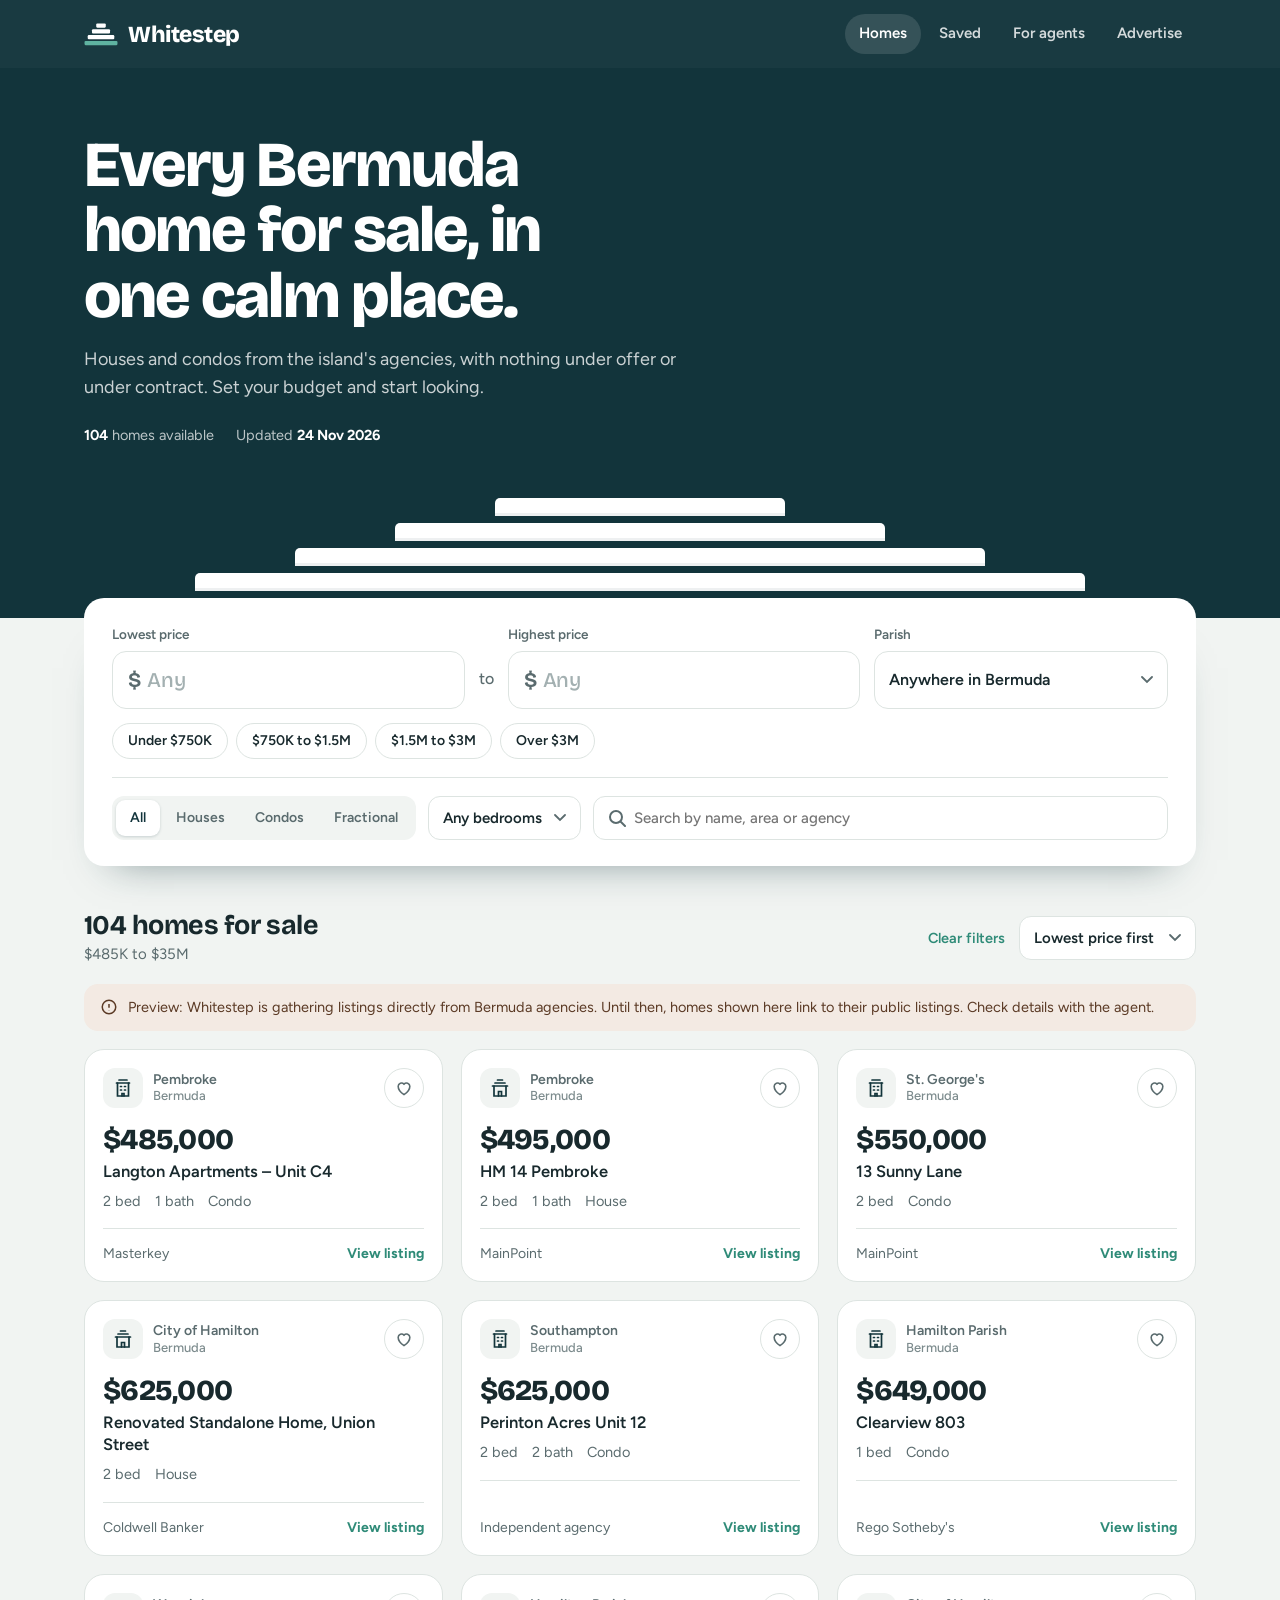
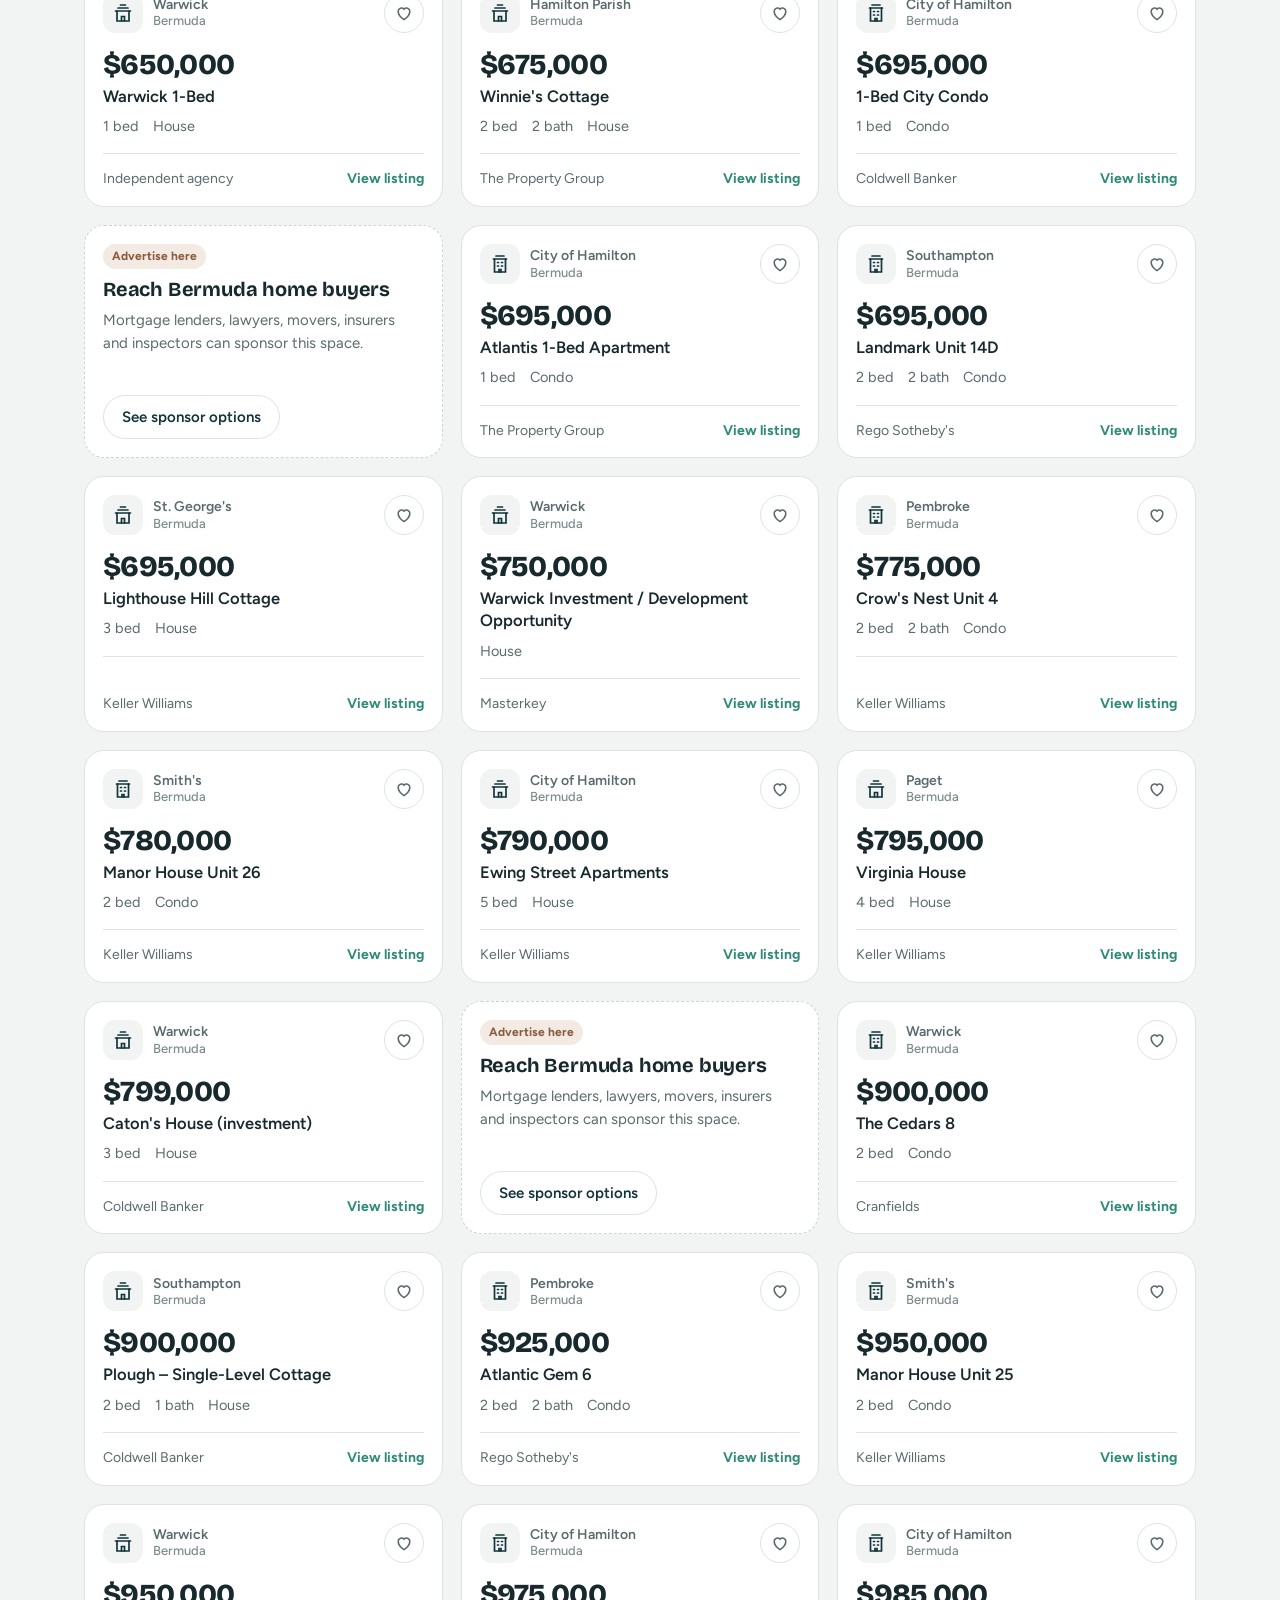
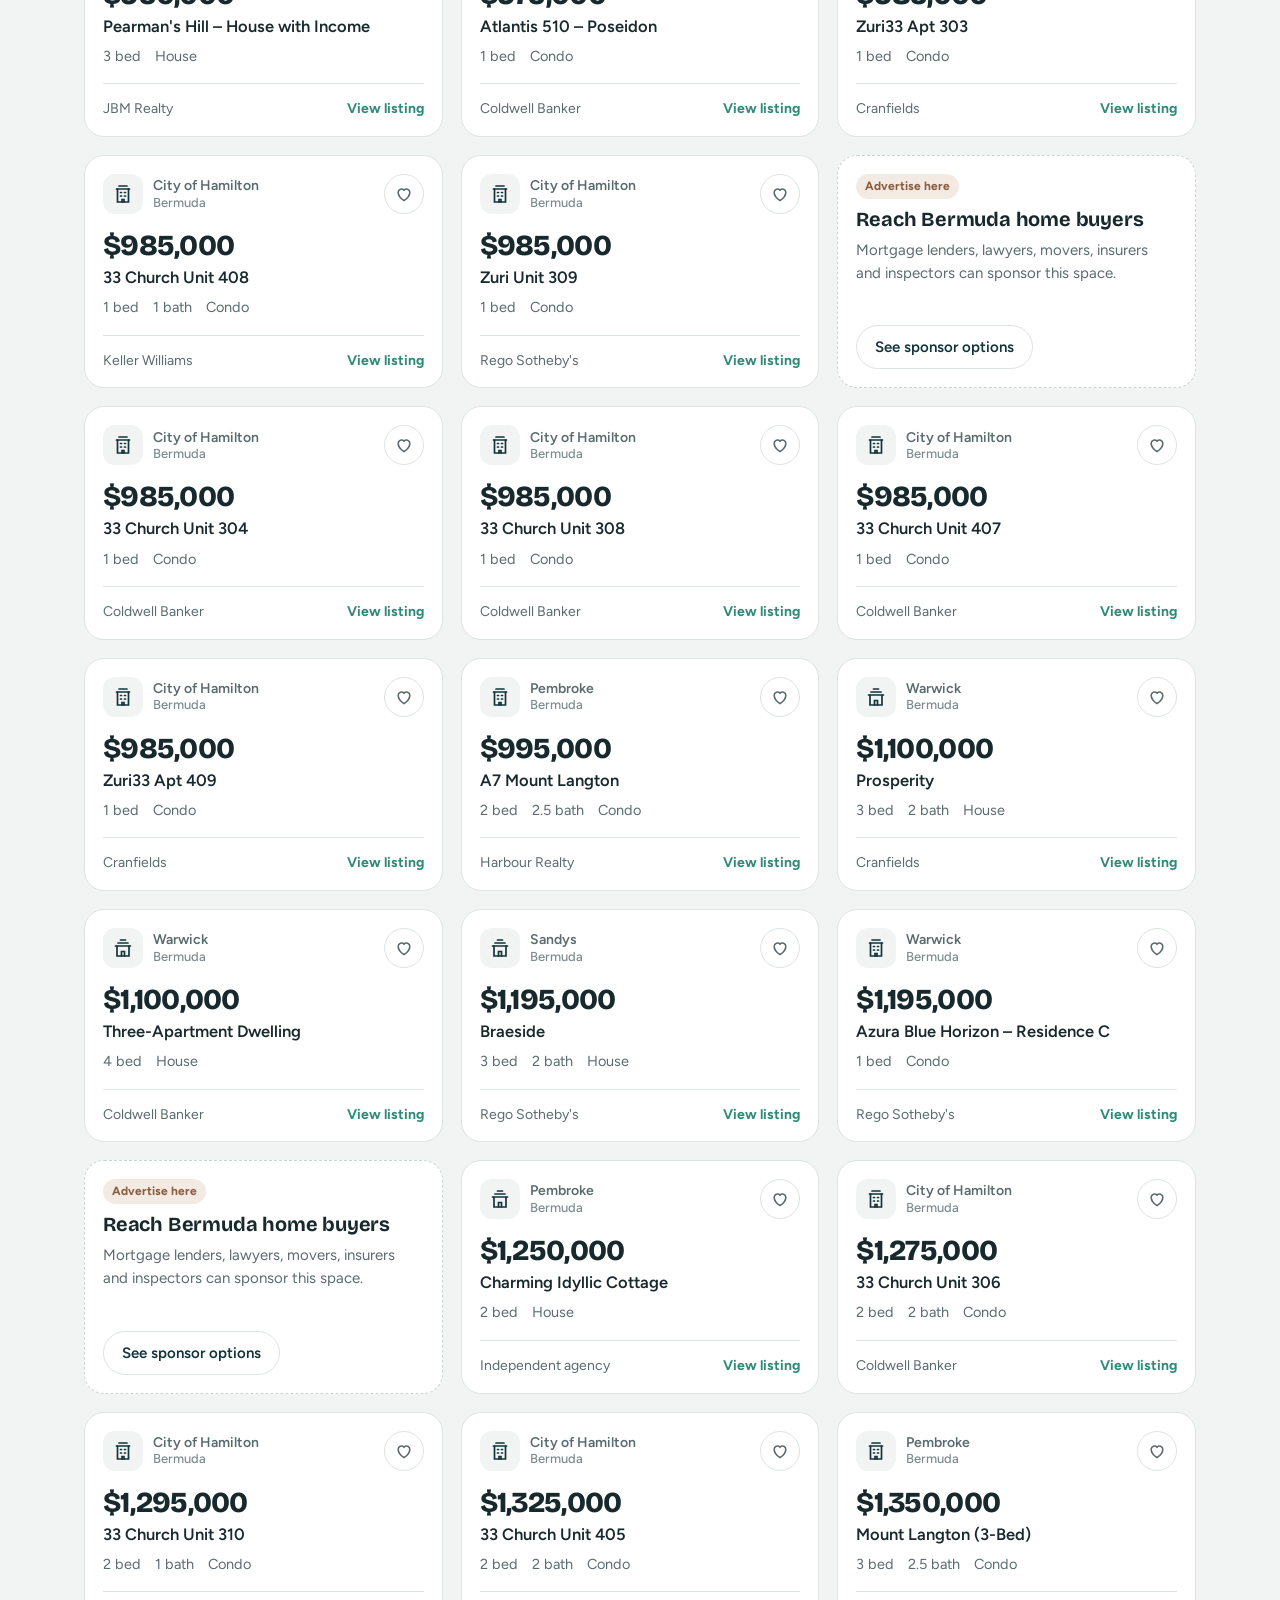
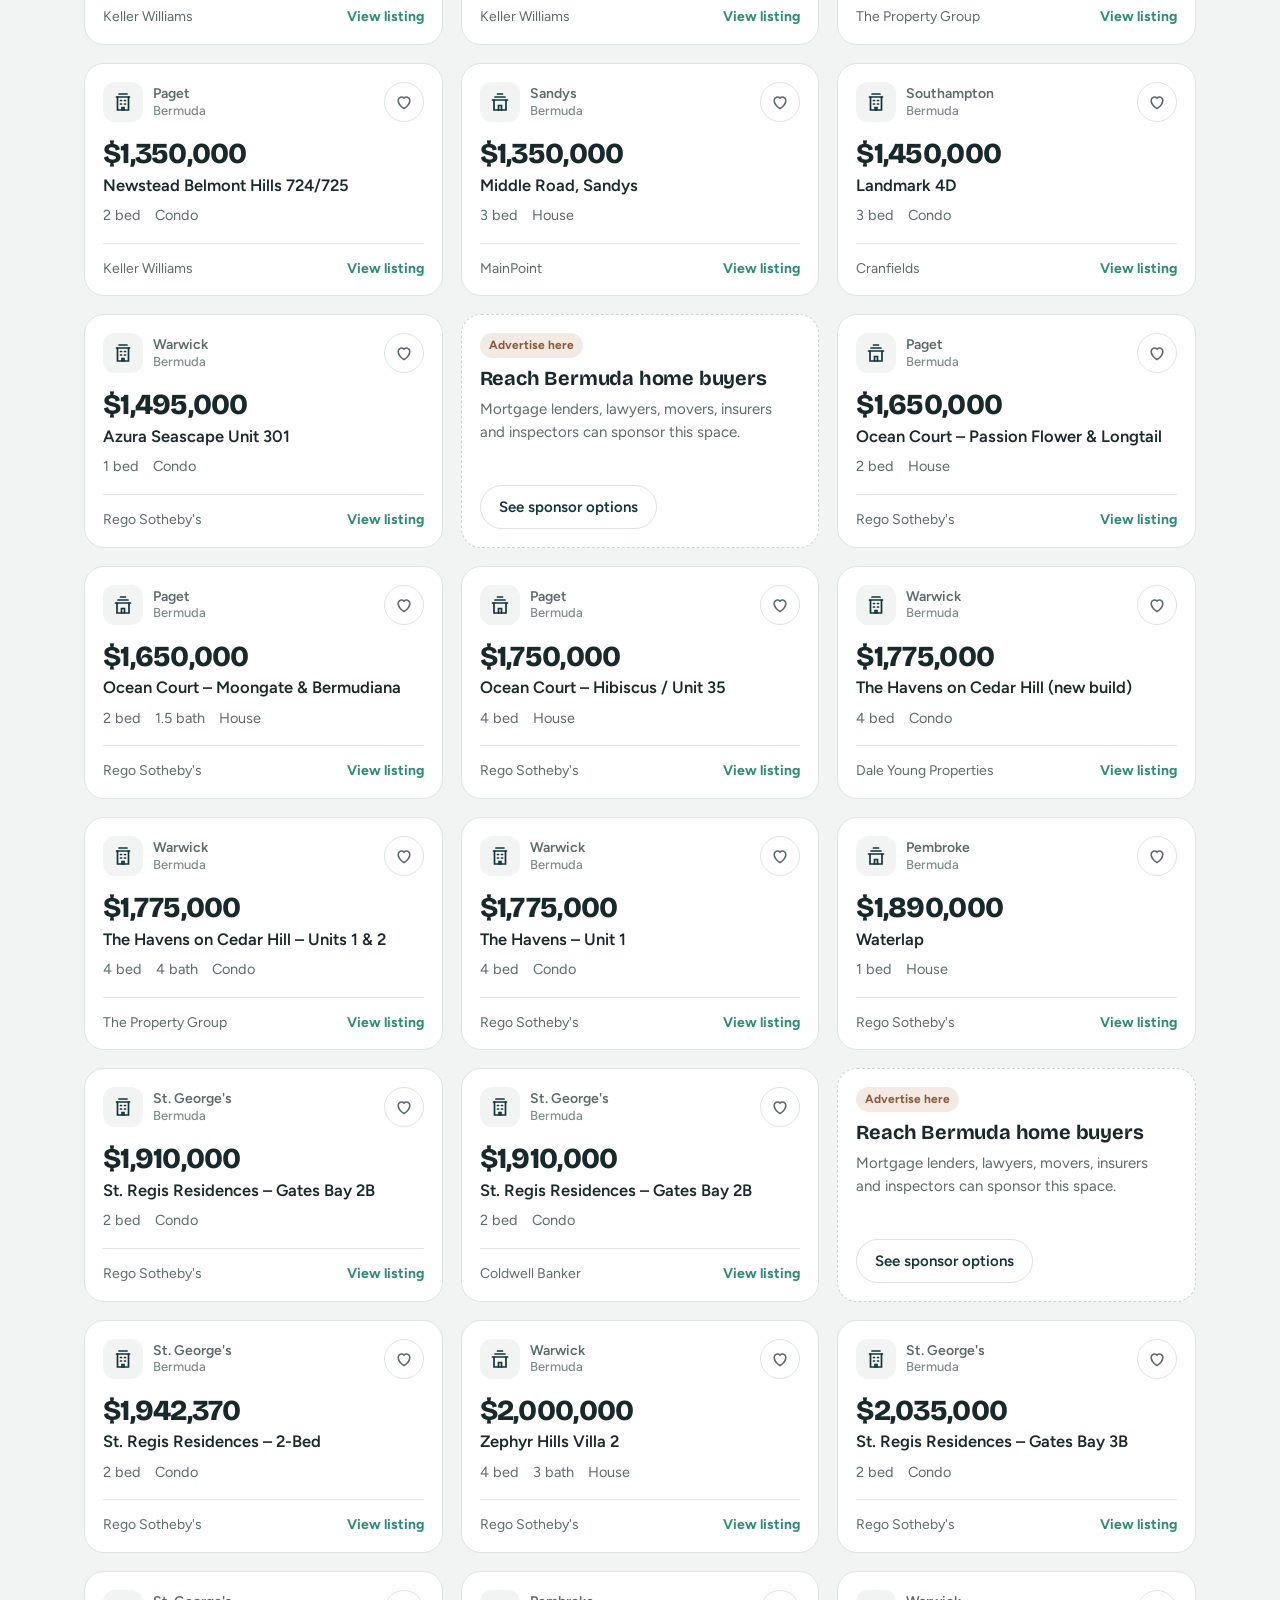
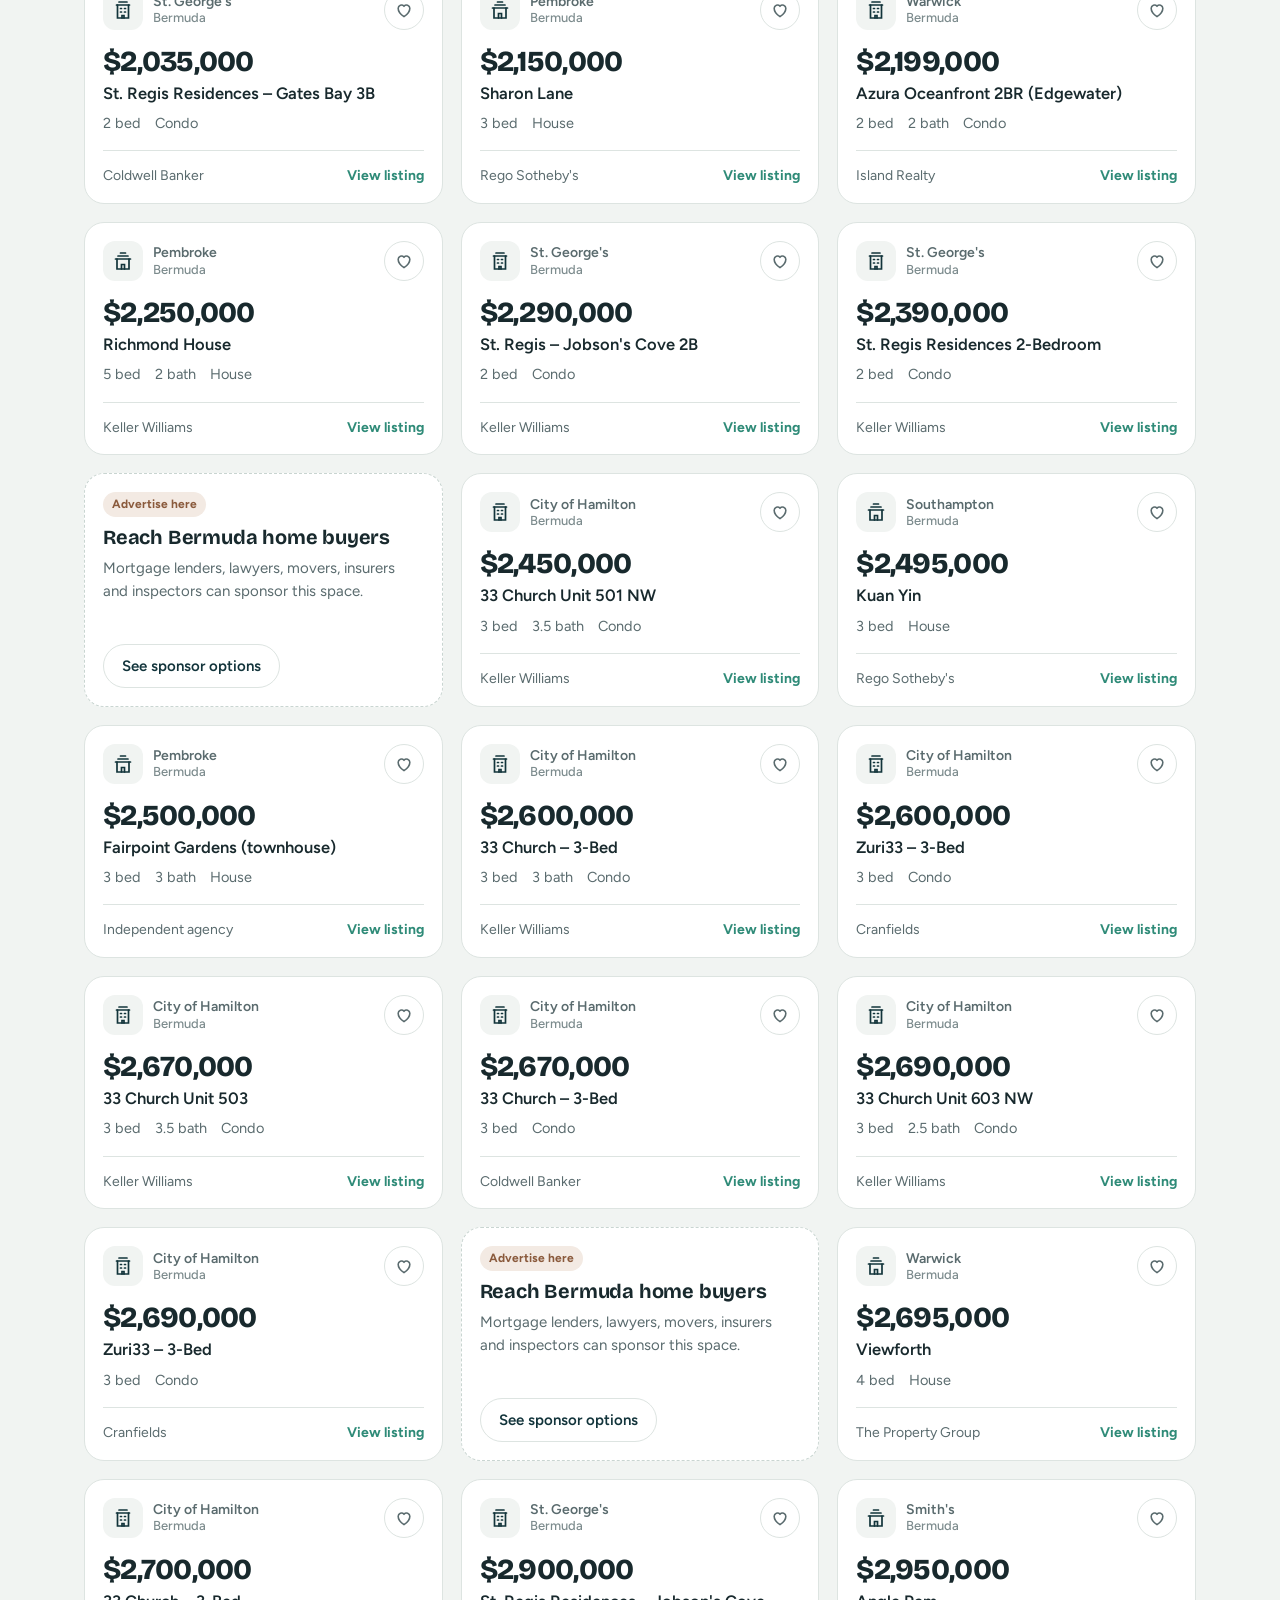
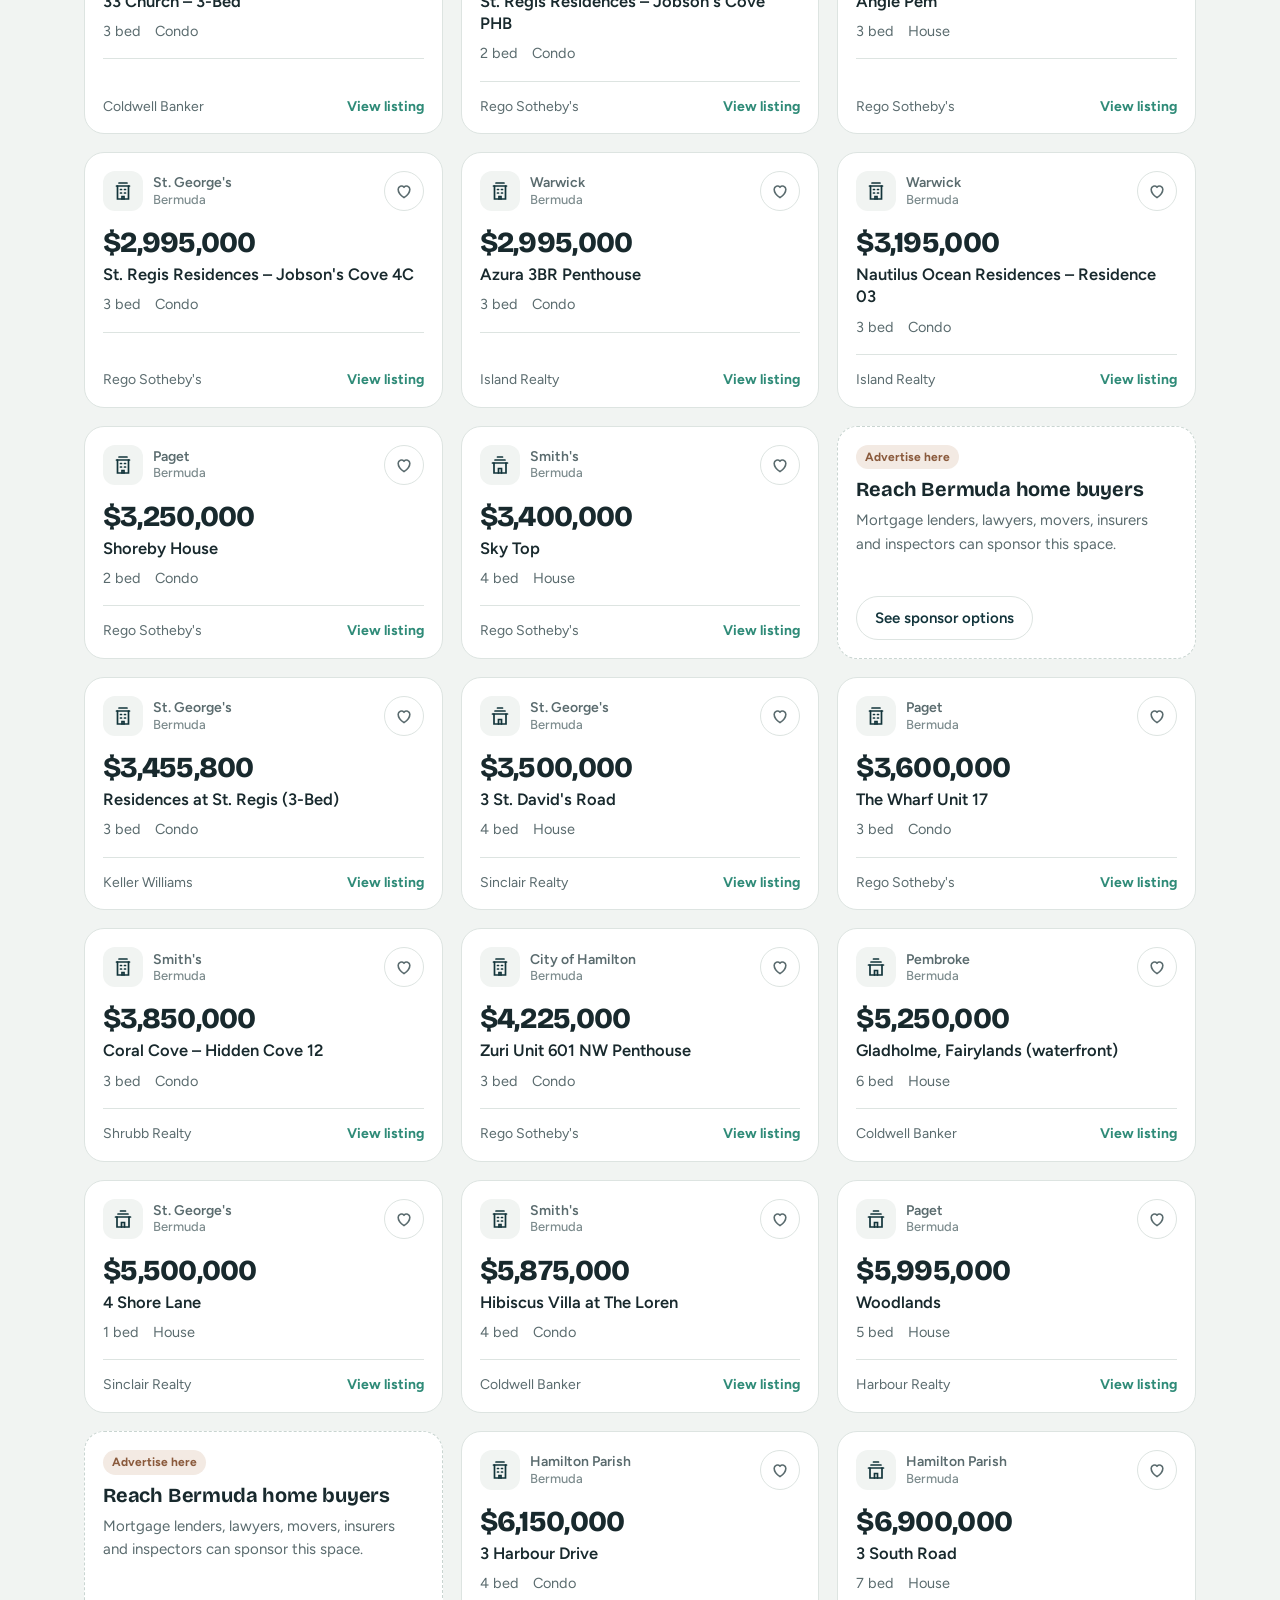
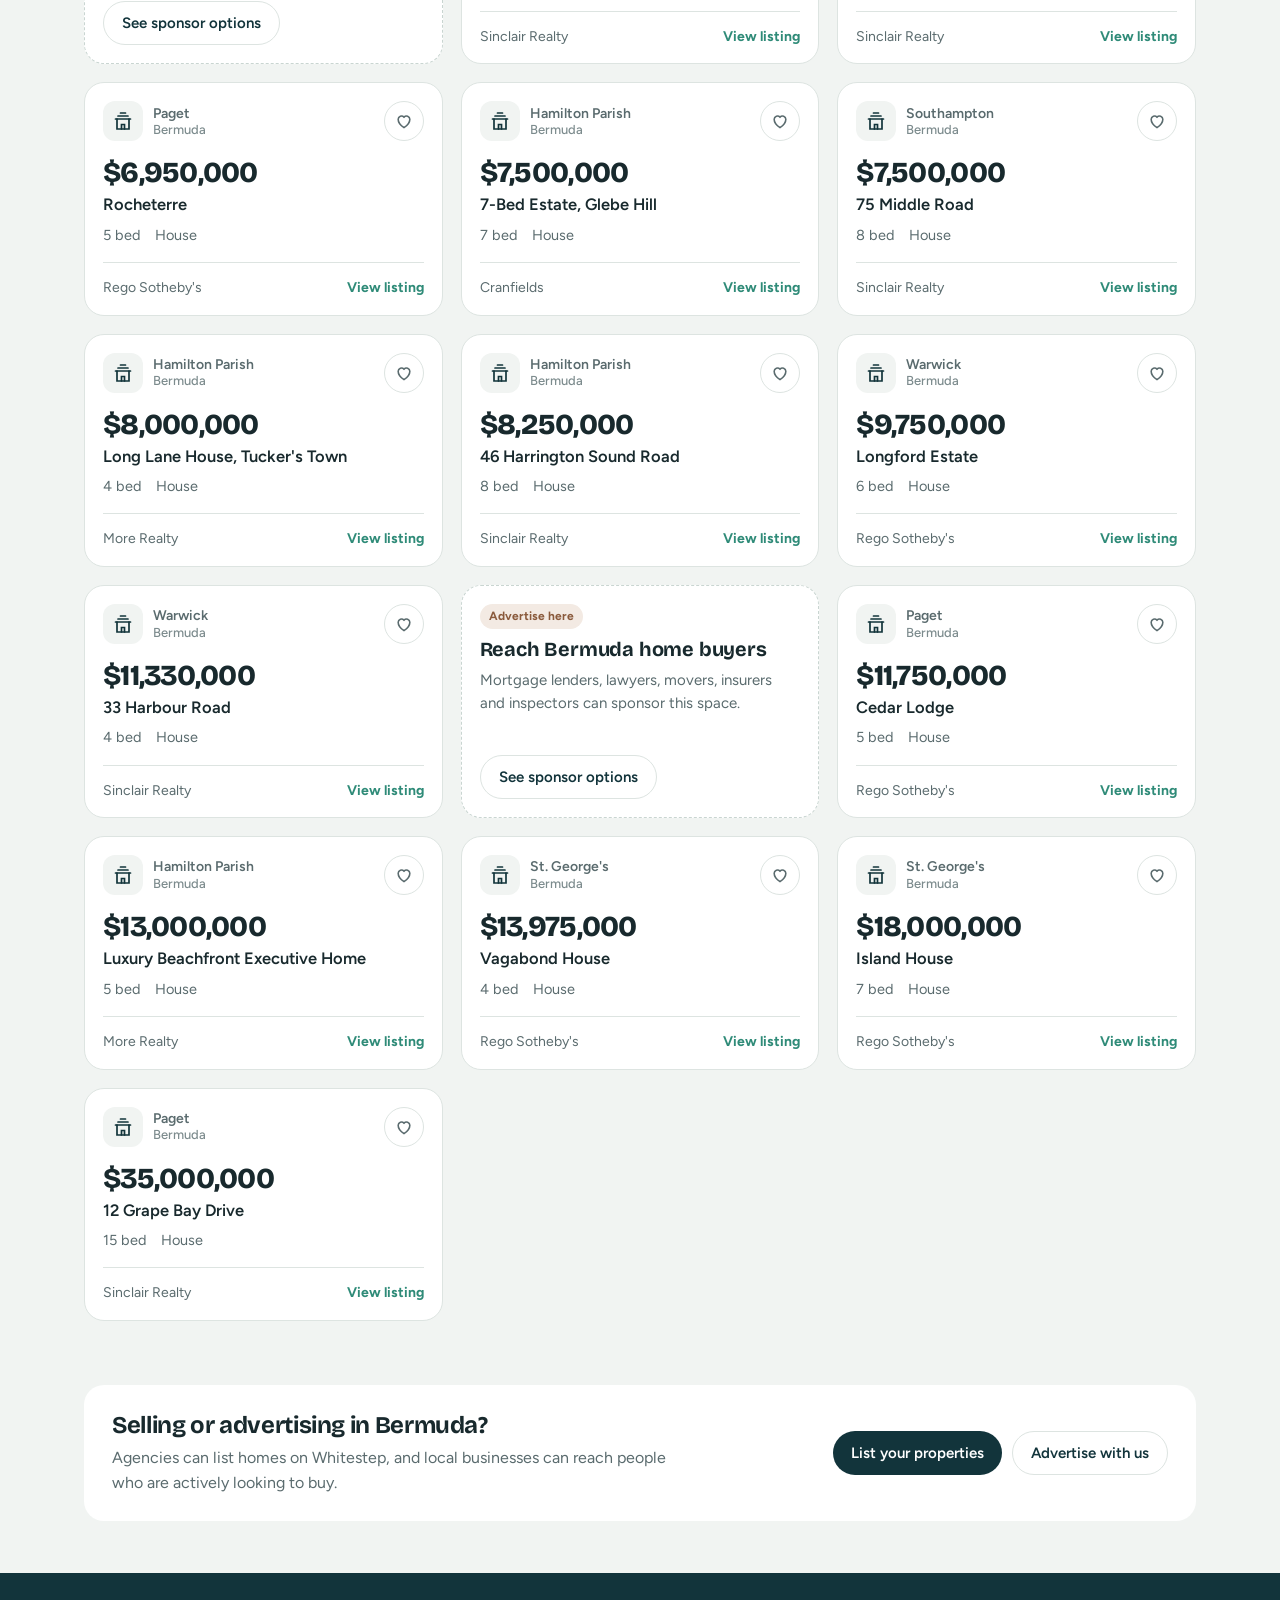
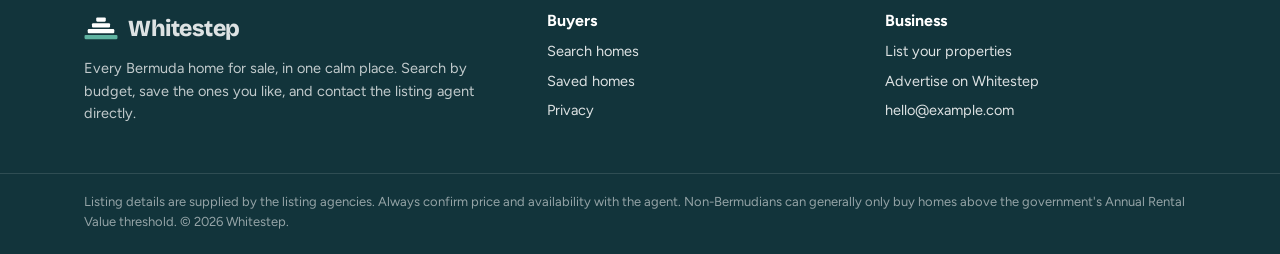
<file: app/src/main/assets/www/index.html>
<!doctype html><html><head><meta charset=utf8><meta name=viewport content="width=device-width,initial-scale=1,viewport-fit=cover"><style>:root{color-scheme:light;box-sizing:border-box;padding-top:env(safe-area-inset-top,0px);padding-bottom:env(safe-area-inset-bottom,0px)}html{scroll-padding-top:env(safe-area-inset-top,0px)}body{margin:0;padding:0;font:14px -apple-system,BlinkMacSystemFont,sans-serif;background:#fff;color:#000}img{max-width:100%}[hidden]:not([hidden=until-found i]){display:none!important}</style></head><body>
<!DOCTYPE html>
<html lang="en">
<head>
<meta charset="utf-8">
<meta name="viewport" content="width=device-width, initial-scale=1, viewport-fit=cover">
<title>Whitestep · Bermuda homes for sale</title>
<meta name="description" content="Every house and condo for sale in Bermuda, in one place. Search by budget, parish and bedrooms, and save the homes you like.">
<meta name="theme-color" content="#12343B">
<link rel="manifest" href="manifest.webmanifest">
<link rel="icon" href="icons/icon.svg" type="image/svg+xml">
<link rel="icon" href="icons/favicon-32.png" sizes="32x32">
<link rel="apple-touch-icon" href="icons/apple-touch-icon.png">
<meta name="apple-mobile-web-app-capable" content="yes">
<meta name="apple-mobile-web-app-title" content="Whitestep">
<meta property="og:title" content="Whitestep · Bermuda homes for sale">
<meta property="og:description" content="Every house and condo for sale in Bermuda, in one calm place.">
<link rel="preconnect" href="https://fonts.googleapis.com">
<link rel="preconnect" href="https://fonts.gstatic.com" crossorigin>
<link href="https://fonts.googleapis.com/css2?family=Bricolage+Grotesque:opsz,wght@12..96,600;12..96,700;12..96,800&family=Figtree:wght@400;500;600;700&display=swap" rel="stylesheet">
<link rel="stylesheet" href="styles.css">
</head>
<body data-page="home">
<div id="site-nav"></div>

<section class="hero">
  <div class="container">
    <h1>Every Bermuda home for sale, in one calm place.</h1>
    <p>Houses and condos from the island's agencies, with nothing under offer or under contract. Set your budget and start looking.</p>
    <div class="hero-meta"><span><strong id="stat-count">0</strong> homes available</span><span>Updated <strong id="stat-date"></strong></span></div>
    <div class="roof" aria-hidden="true"><i></i><i></i><i></i><i></i><i></i></div>
  </div>
</section>

<div class="container">
  <form class="search" id="search" role="search" onsubmit="return false">
    <div class="search-top">
      <label class="field"><span>Lowest price</span>
        <div class="money"><b>$</b><input id="min" inputmode="numeric" placeholder="Any" autocomplete="off"></div>
      </label>
      <span class="to">to</span>
      <label class="field"><span>Highest price</span>
        <div class="money"><b>$</b><input id="max" inputmode="numeric" placeholder="Any" autocomplete="off"></div>
      </label>
      <label class="field sort"><span>Parish</span>
        <select class="select" id="parish"><option value="">Anywhere in Bermuda</option></select>
      </label>
    </div>
    <div class="presets" id="presets" role="group" aria-label="Price ranges">
      <button type="button" class="chip" data-min="" data-max="750000">Under $750K</button>
      <button type="button" class="chip" data-min="750000" data-max="1500000">$750K to $1.5M</button>
      <button type="button" class="chip" data-min="1500000" data-max="3000000">$1.5M to $3M</button>
      <button type="button" class="chip" data-min="3000000" data-max="">Over $3M</button>
    </div>
    <div class="search-more">
      <div class="seg" id="types" role="group" aria-label="Property type">
        <button type="button" data-t="all">All</button>
        <button type="button" data-t="house">Houses</button>
        <button type="button" data-t="condo">Condos</button>
        <button type="button" data-t="fractional">Fractional</button>
      </div>
      <select class="select sm" id="beds" aria-label="Bedrooms" style="width:auto">
        <option value="0">Any bedrooms</option><option value="1">1+ bedrooms</option><option value="2">2+ bedrooms</option>
        <option value="3">3+ bedrooms</option><option value="4">4+ bedrooms</option><option value="5">5+ bedrooms</option>
      </select>
      <input class="searchbox" id="q" type="search" placeholder="Search by name, area or agency" aria-label="Search by name, area or agency">
    </div>
  </form>

  <section class="results" aria-live="polite">
    <div class="results-head">
      <div>
        <h2 id="count">Homes for sale</h2>
        <div class="sub" id="range"></div>
      </div>
      <div class="results-tools">
        <button type="button" class="linkbtn" id="clear">Clear filters</button>
        <select class="select sm" id="sort" aria-label="Sort" style="width:auto">
          <option value="pa">Lowest price first</option>
          <option value="pd">Highest price first</option>
          <option value="bd">Most bedrooms</option>
        </select>
      </div>
    </div>
    <div id="notice"></div>
    <div class="grid" id="grid"></div>
  </section>

  <section class="partners">
    <div>
      <h2>Selling or advertising in Bermuda?</h2>
      <p>Agencies can list homes on Whitestep, and local businesses can reach people who are actively looking to buy.</p>
    </div>
    <div class="actions">
      <a class="btn" href="agents.html">List your properties</a>
      <a class="btn light" href="advertise.html">Advertise with us</a>
    </div>
  </section>
</div>

<div id="site-foot"></div>

<script src="config.js"></script>
<script src="listings.js"></script>
<script src="site.js"></script>
<script src="app.js"></script>
</body>
</html>

</body></html>
</file>
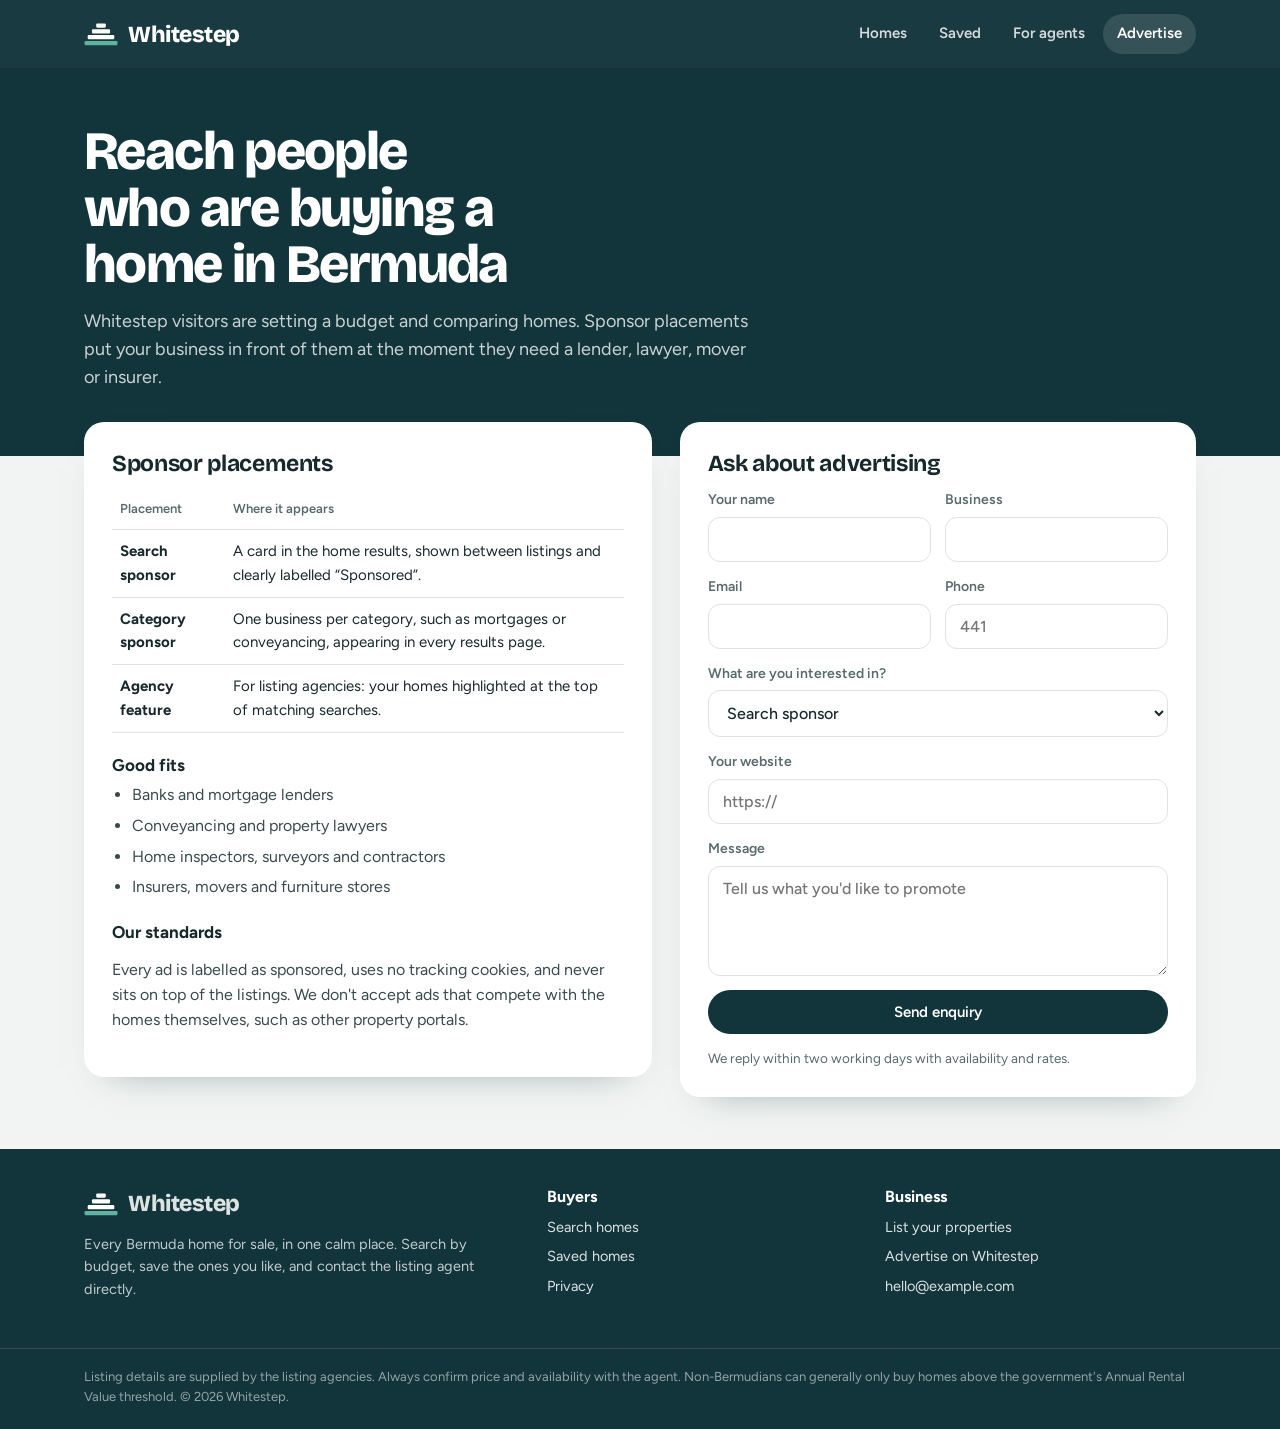
<file: app/src/main/assets/www/advertise.html>
<!DOCTYPE html>
<html lang="en">
<head>
<meta charset="utf-8">
<meta name="viewport" content="width=device-width, initial-scale=1, viewport-fit=cover">
<title>Advertise · Whitestep</title>
<meta name="description" content="Reach people actively looking to buy a home in Bermuda. Sponsor placements on Whitestep.">
<meta name="theme-color" content="#12343B">
<link rel="manifest" href="manifest.webmanifest">
<link rel="icon" href="icons/icon.svg" type="image/svg+xml">
<link rel="apple-touch-icon" href="icons/apple-touch-icon.png">
<link rel="preconnect" href="https://fonts.googleapis.com">
<link rel="preconnect" href="https://fonts.gstatic.com" crossorigin>
<link href="https://fonts.googleapis.com/css2?family=Bricolage+Grotesque:opsz,wght@12..96,600;12..96,700;12..96,800&family=Figtree:wght@400;500;600;700&display=swap" rel="stylesheet">
<link rel="stylesheet" href="styles.css">
</head>
<body data-page="advertise">
<div id="site-nav"></div>

<section class="page-hero">
  <div class="container">
    <h1>Reach people who are buying a home in Bermuda</h1>
    <p>Whitestep visitors are setting a budget and comparing homes. Sponsor placements put your business in front of them at the moment they need a lender, lawyer, mover or insurer.</p>
  </div>
</section>

<div class="container">
  <div class="page-body">
    <div class="panel">
      <h2>Sponsor placements</h2>
      <table class="price-table">
        <thead><tr><th>Placement</th><th>Where it appears</th></tr></thead>
        <tbody>
          <tr><td><strong>Search sponsor</strong></td><td>A card in the home results, shown between listings and clearly labelled “Sponsored”.</td></tr>
          <tr><td><strong>Category sponsor</strong></td><td>One business per category, such as mortgages or conveyancing, appearing in every results page.</td></tr>
          <tr><td><strong>Agency feature</strong></td><td>For listing agencies: your homes highlighted at the top of matching searches.</td></tr>
        </tbody>
      </table>
      <h3>Good fits</h3>
      <ul>
        <li>Banks and mortgage lenders</li>
        <li>Conveyancing and property lawyers</li>
        <li>Home inspectors, surveyors and contractors</li>
        <li>Insurers, movers and furniture stores</li>
      </ul>
      <h3>Our standards</h3>
      <p>Every ad is labelled as sponsored, uses no tracking cookies, and never sits on top of the listings. We don't accept ads that compete with the homes themselves, such as other property portals.</p>
    </div>

    <div class="panel">
      <h2>Ask about advertising</h2>
      <form class="form" id="ad-form">
        <div class="row">
          <label>Your name<input name="Name" required autocomplete="name"></label>
          <label>Business<input name="Business" required autocomplete="organization"></label>
        </div>
        <div class="row">
          <label>Email<input name="Email" type="email" required autocomplete="email"></label>
          <label>Phone<input name="Phone" type="tel" autocomplete="tel" placeholder="441"></label>
        </div>
        <label>What are you interested in?
          <select name="Placement"><option>Search sponsor</option><option>Category sponsor</option><option>Agency feature</option><option>Not sure yet</option></select>
        </label>
        <label>Your website<input name="Website" type="url" placeholder="https://"></label>
        <label>Message<textarea name="Message" placeholder="Tell us what you'd like to promote"></textarea></label>
        <button class="btn" type="submit">Send enquiry</button>
        <p class="hint">We reply within two working days with availability and rates.</p>
        <div class="form-ok" role="status"></div>
      </form>
    </div>
  </div>
</div>

<div id="site-foot"></div>
<script src="config.js"></script>
<script src="site.js"></script>
<script>WhitestepForm(document.getElementById("ad-form"), "Whitestep advertising enquiry");</script>
</body>
</html>
</file>
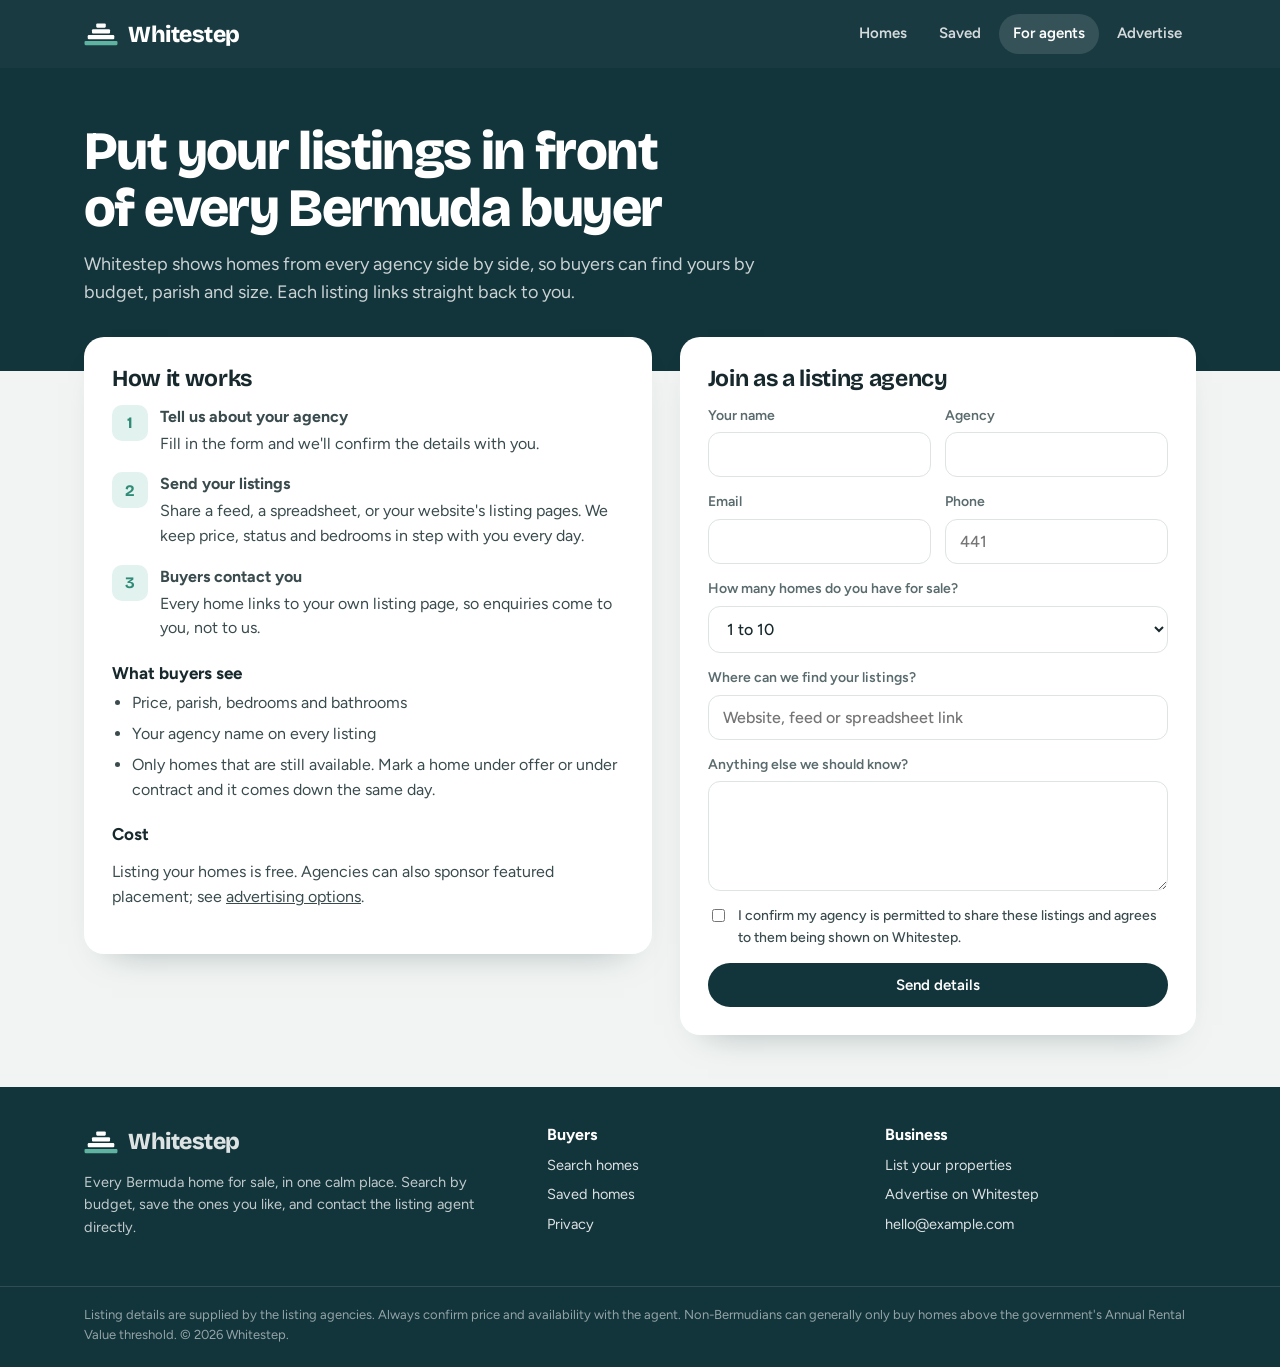
<file: app/src/main/assets/www/agents.html>
<!DOCTYPE html>
<html lang="en">
<head>
<meta charset="utf-8">
<meta name="viewport" content="width=device-width, initial-scale=1, viewport-fit=cover">
<title>List your properties · Whitestep</title>
<meta name="description" content="Bermuda agencies can list their homes for sale on Whitestep for free.">
<meta name="theme-color" content="#12343B">
<link rel="manifest" href="manifest.webmanifest">
<link rel="icon" href="icons/icon.svg" type="image/svg+xml">
<link rel="apple-touch-icon" href="icons/apple-touch-icon.png">
<link rel="preconnect" href="https://fonts.googleapis.com">
<link rel="preconnect" href="https://fonts.gstatic.com" crossorigin>
<link href="https://fonts.googleapis.com/css2?family=Bricolage+Grotesque:opsz,wght@12..96,600;12..96,700;12..96,800&family=Figtree:wght@400;500;600;700&display=swap" rel="stylesheet">
<link rel="stylesheet" href="styles.css">
</head>
<body data-page="agents">
<div id="site-nav"></div>

<section class="page-hero">
  <div class="container">
    <h1>Put your listings in front of every Bermuda buyer</h1>
    <p>Whitestep shows homes from every agency side by side, so buyers can find yours by budget, parish and size. Each listing links straight back to you.</p>
  </div>
</section>

<div class="container">
  <div class="page-body">
    <div class="panel">
      <h2>How it works</h2>
      <ol class="steps">
        <li><b>1</b><div><strong>Tell us about your agency</strong><p>Fill in the form and we'll confirm the details with you.</p></div></li>
        <li><b>2</b><div><strong>Send your listings</strong><p>Share a feed, a spreadsheet, or your website's listing pages. We keep price, status and bedrooms in step with you every day.</p></div></li>
        <li><b>3</b><div><strong>Buyers contact you</strong><p>Every home links to your own listing page, so enquiries come to you, not to us.</p></div></li>
      </ol>
      <h3>What buyers see</h3>
      <ul>
        <li>Price, parish, bedrooms and bathrooms</li>
        <li>Your agency name on every listing</li>
        <li>Only homes that are still available. Mark a home under offer or under contract and it comes down the same day.</li>
      </ul>
      <h3>Cost</h3>
      <p>Listing your homes is free. Agencies can also sponsor featured placement; see <a href="advertise.html">advertising options</a>.</p>
    </div>

    <div class="panel">
      <h2>Join as a listing agency</h2>
      <form class="form" id="agent-form">
        <div class="row">
          <label>Your name<input name="Name" required autocomplete="name"></label>
          <label>Agency<input name="Agency" required autocomplete="organization"></label>
        </div>
        <div class="row">
          <label>Email<input name="Email" type="email" required autocomplete="email"></label>
          <label>Phone<input name="Phone" type="tel" autocomplete="tel" placeholder="441"></label>
        </div>
        <label>How many homes do you have for sale?
          <select name="Listings"><option>1 to 10</option><option>11 to 30</option><option>31 to 75</option><option>More than 75</option></select>
        </label>
        <label>Where can we find your listings?<input name="Listings link" placeholder="Website, feed or spreadsheet link"></label>
        <label>Anything else we should know?<textarea name="Notes"></textarea></label>
        <label style="flex-direction:row;align-items:flex-start;gap:10px;font-weight:500;color:#3A4B4E">
          <input type="checkbox" name="Permission" value="Yes" required style="margin-top:4px">
          I confirm my agency is permitted to share these listings and agrees to them being shown on Whitestep.
        </label>
        <button class="btn" type="submit">Send details</button>
        <div class="form-ok" role="status"></div>
      </form>
    </div>
  </div>
</div>

<div id="site-foot"></div>
<script src="config.js"></script>
<script src="site.js"></script>
<script>WhitestepForm(document.getElementById("agent-form"), "Whitestep listing agency enquiry");</script>
</body>
</html>
</file>
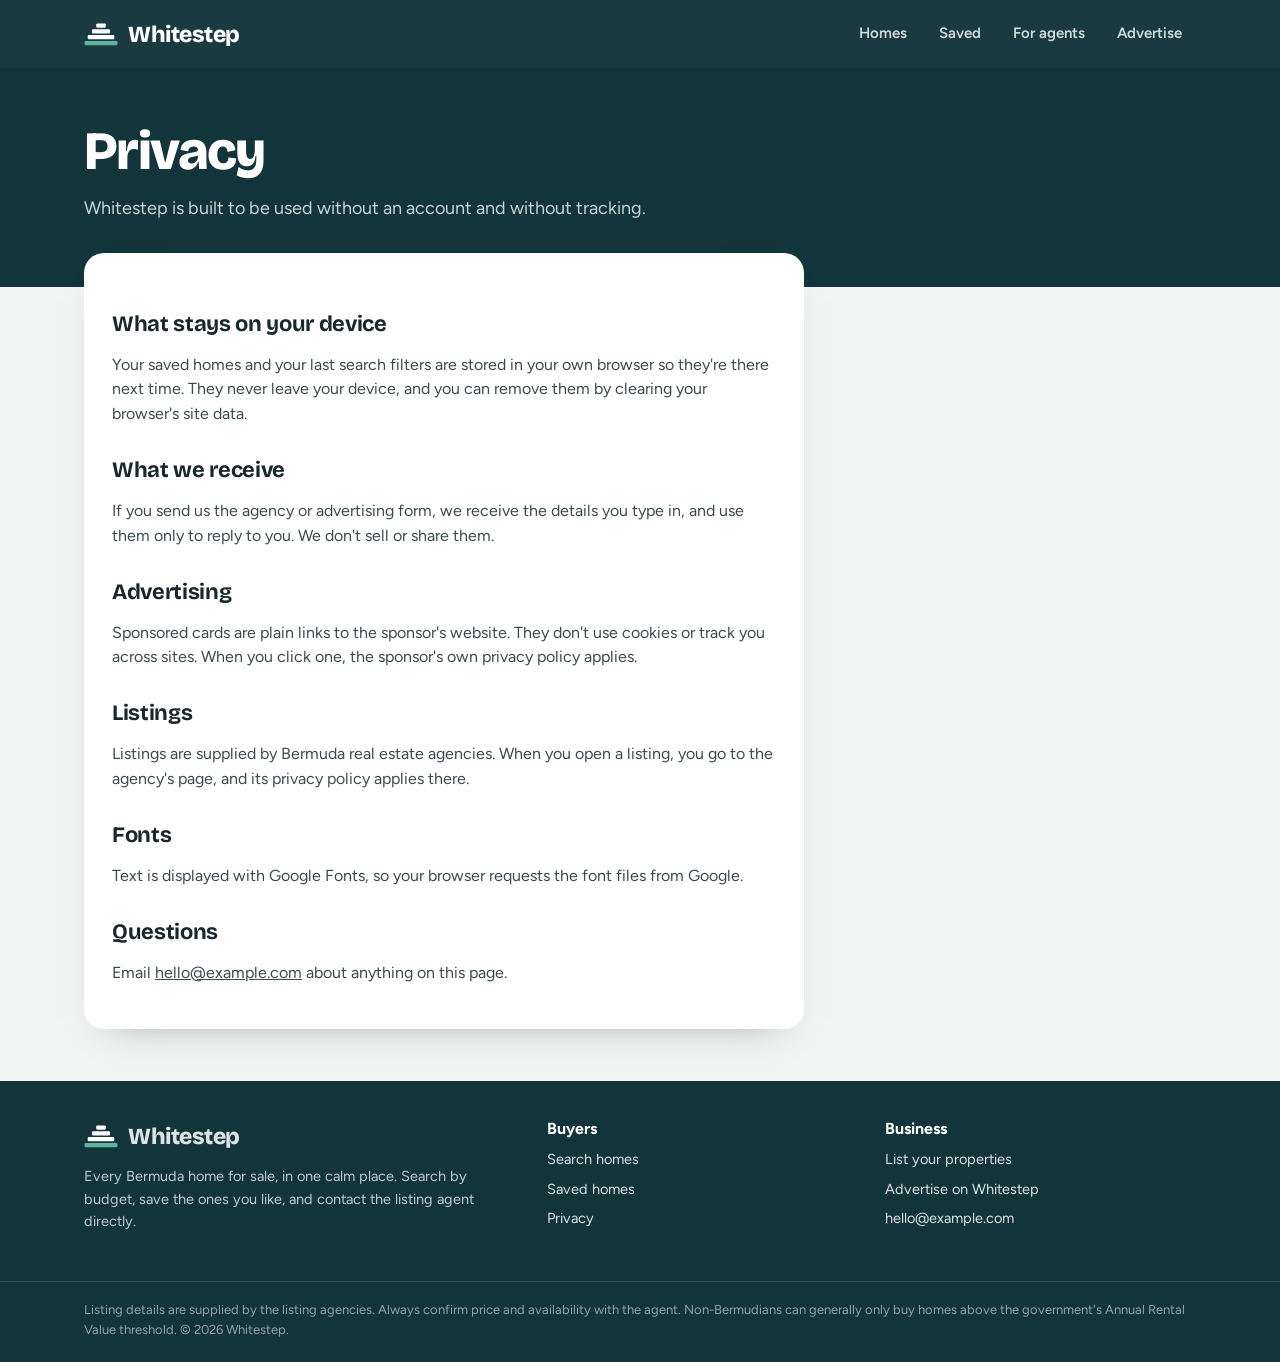
<file: app/src/main/assets/www/privacy.html>
<!DOCTYPE html>
<html lang="en">
<head>
<meta charset="utf-8">
<meta name="viewport" content="width=device-width, initial-scale=1, viewport-fit=cover">
<title>Privacy · Whitestep</title>
<meta name="theme-color" content="#12343B">
<link rel="manifest" href="manifest.webmanifest">
<link rel="icon" href="icons/icon.svg" type="image/svg+xml">
<link rel="apple-touch-icon" href="icons/apple-touch-icon.png">
<link rel="preconnect" href="https://fonts.googleapis.com">
<link rel="preconnect" href="https://fonts.gstatic.com" crossorigin>
<link href="https://fonts.googleapis.com/css2?family=Bricolage+Grotesque:opsz,wght@12..96,600;12..96,700;12..96,800&family=Figtree:wght@400;500;600;700&display=swap" rel="stylesheet">
<link rel="stylesheet" href="styles.css">
</head>
<body data-page="privacy">
<div id="site-nav"></div>

<section class="page-hero">
  <div class="container">
    <h1>Privacy</h1>
    <p>Whitestep is built to be used without an account and without tracking.</p>
  </div>
</section>

<div class="container">
  <div class="panel prose" style="margin-top:-34px">
    <h2>What stays on your device</h2>
    <p>Your saved homes and your last search filters are stored in your own browser so they're there next time. They never leave your device, and you can remove them by clearing your browser's site data.</p>

    <h2>What we receive</h2>
    <p>If you send us the agency or advertising form, we receive the details you type in, and use them only to reply to you. We don't sell or share them.</p>

    <h2>Advertising</h2>
    <p>Sponsored cards are plain links to the sponsor's website. They don't use cookies or track you across sites. When you click one, the sponsor's own privacy policy applies.</p>

    <h2>Listings</h2>
    <p>Listings are supplied by Bermuda real estate agencies. When you open a listing, you go to the agency's page, and its privacy policy applies there.</p>

    <h2>Fonts</h2>
    <p>Text is displayed with Google Fonts, so your browser requests the font files from Google.</p>

    <h2>Questions</h2>
    <p>Email <a id="pmail" href="#"></a> about anything on this page.</p>
  </div>
</div>

<div id="site-foot"></div>
<script src="config.js"></script>
<script src="site.js"></script>
<script>const m=document.getElementById("pmail");m.textContent=WHITESTEP.contactEmail;m.href="mailto:"+WHITESTEP.contactEmail;</script>
</body>
</html>
</file>
<file: app/src/main/assets/www/styles.css>
/* Whitestep — shared styles */
:root{
  --limestone:#F1F4F2;
  --white:#FFFFFF;
  --ink:#12343B;
  --ink-2:#1D4A53;
  --text:#18292D;
  --muted:#5A6B6E;
  --line:#DDE4E1;
  --seaglass:#5FB3A1;
  --seaglass-deep:#2F8B78;
  --seaglass-soft:#E2F2EE;
  --cedar:#8A5A3C;
  --cedar-soft:#F3EAE3;
  --heart:#C8475E;
  --r-lg:20px; --r-md:14px; --r-sm:10px;
  --display:"Bricolage Grotesque", "Figtree", system-ui, sans-serif;
  --body:"Figtree", system-ui, sans-serif;
  --nav-h:68px;
}
*{box-sizing:border-box}
html{-webkit-text-size-adjust:100%;scroll-padding-top:calc(var(--nav-h) + 12px)}
body{margin:0;background:var(--limestone);color:var(--text);font:400 16px/1.55 var(--body)}
img{max-width:100%;display:block}
a{color:inherit}
:focus-visible{outline:3px solid var(--seaglass);outline-offset:2px;border-radius:8px}
.sr{position:absolute;width:1px;height:1px;overflow:hidden;clip:rect(0 0 0 0);white-space:nowrap}
.container{max-width:1160px;margin:0 auto;padding:0 24px}

/* ---------- Top navigation ---------- */
.nav{position:sticky;top:0;z-index:30;background:rgba(18,52,59,.97);backdrop-filter:saturate(1.4) blur(8px);color:#fff}
.nav .container{height:var(--nav-h);display:flex;align-items:center;gap:28px}
.brand{display:flex;align-items:center;gap:10px;text-decoration:none;color:#fff}
.brand svg{width:34px;height:34px}
.brand span{font:800 23px/1 var(--display);letter-spacing:-.02em}
.nav-links{display:flex;gap:4px;margin-left:auto}
.nav-links a{display:flex;align-items:center;gap:6px;height:40px;padding:0 14px;border-radius:999px;text-decoration:none;font-weight:600;font-size:15px;color:rgba(255,255,255,.82)}
.nav-links a:hover{color:#fff;background:rgba(255,255,255,.08)}
.nav-links a[aria-current=page]{color:#fff;background:rgba(255,255,255,.12)}
.badge{min-width:20px;height:20px;padding:0 6px;border-radius:999px;background:var(--seaglass);color:var(--ink);font-size:12px;font-weight:700;display:inline-flex;align-items:center;justify-content:center}
.badge:empty{display:none}
.install{height:40px;padding:0 16px;border-radius:999px;border:1.5px solid rgba(255,255,255,.35);background:transparent;color:#fff;font:600 14.5px var(--body);cursor:pointer;display:none}
.install.show{display:inline-flex;align-items:center;gap:8px}
.install:hover{background:rgba(255,255,255,.08)}

/* ---------- Bottom tab bar (phones) ---------- */
.tabbar{display:none}
@media (max-width:760px){
  .nav-links,.nav .install{display:none!important}
  .nav .container{justify-content:center}
  .tabbar{display:grid;grid-template-columns:repeat(4,1fr);position:fixed;left:0;right:0;bottom:0;z-index:40;background:#fff;
    border-top:1px solid var(--line);padding:6px 6px calc(6px + env(safe-area-inset-bottom));box-shadow:0 -8px 24px -16px rgba(18,52,59,.4)}
  .tabbar a,.tabbar button{display:flex;flex-direction:column;align-items:center;gap:2px;padding:6px 0;text-decoration:none;color:var(--muted);
    font:600 11.5px var(--body);background:none;border:0;cursor:pointer;position:relative}
  .tabbar svg{width:24px;height:24px;stroke:currentColor;fill:none;stroke-width:1.8}
  .tabbar [aria-current=page]{color:var(--ink)}
  .tabbar .badge{position:absolute;top:0;left:calc(50% + 6px);height:17px;min-width:17px;font-size:11px}
  body{padding-bottom:calc(76px + env(safe-area-inset-bottom))}
}

/* ---------- Hero with stepped roof ---------- */
.hero{background:var(--ink);color:#fff;padding:64px 0 0;position:relative;overflow:hidden}
.hero h1{font:800 clamp(36px,5.6vw,64px)/1.02 var(--display);letter-spacing:-.03em;margin:0;max-width:16ch;text-wrap:balance}
.hero p{margin:18px 0 0;max-width:50ch;font-size:18px;color:rgba(255,255,255,.78)}
.hero-meta{display:flex;flex-wrap:wrap;gap:10px 22px;margin-top:22px;font-size:14.5px;color:rgba(255,255,255,.72)}
.hero-meta strong{color:#fff;font-weight:700}
.roof{display:flex;flex-direction:column;align-items:center;gap:7px;margin-top:52px}
.roof i{display:block;height:18px;background:#fff;border-radius:5px 5px 0 0;box-shadow:inset 0 -3px 0 rgba(18,52,59,.07)}
.roof i:nth-child(1){width:26%}
.roof i:nth-child(2){width:44%}
.roof i:nth-child(3){width:62%}
.roof i:nth-child(4){width:80%}
.roof i:nth-child(5){width:100%;height:20px;border-radius:var(--r-lg) var(--r-lg) 0 0;box-shadow:none}

/* ---------- Search panel (house body under the roof) ---------- */
.search{background:#fff;border-radius:0 0 var(--r-lg) var(--r-lg);padding:6px 28px 26px;margin-bottom:8px;
  box-shadow:0 22px 40px -28px rgba(18,52,59,.55)}
.search-top{display:grid;grid-template-columns:1.2fr auto 1.2fr 1fr;gap:14px;align-items:end}
.search-top .to{padding-bottom:17px;color:var(--muted);font-weight:500}
.field{display:flex;flex-direction:column;gap:6px;min-width:0}
.field > span{font-size:13.5px;font-weight:600;color:var(--muted)}
.money{position:relative}
.money b{position:absolute;left:16px;top:50%;transform:translateY(-50%);font:700 21px var(--display);color:var(--muted)}
.money input{width:100%;height:58px;padding:0 14px 0 34px;border:1.5px solid var(--line);border-radius:var(--r-md);background:#fff;
  font:700 21px/1 var(--display);color:var(--text);letter-spacing:-.01em}
.money input::placeholder{color:#A3B0B1;font-weight:500}
input:focus,select:focus{outline:none;border-color:var(--seaglass)!important;box-shadow:0 0 0 4px var(--seaglass-soft)}
.select{height:58px;width:100%;border:1.5px solid var(--line);border-radius:var(--r-md);background:#fff;color:var(--text);
  font:600 16px var(--body);padding:0 38px 0 14px;appearance:none;-webkit-appearance:none;cursor:pointer;
  background:#fff url("data:image/svg+xml,%3Csvg xmlns='http://www.w3.org/2000/svg' width='12' height='8'%3E%3Cpath d='M1 1l5 5 5-5' fill='none' stroke='%235A6B6E' stroke-width='1.8' stroke-linecap='round'/%3E%3C/svg%3E") no-repeat right 14px center}
.select.sm{height:44px;font-size:15px;border-radius:12px}
.presets{display:flex;flex-wrap:wrap;gap:8px;margin-top:14px}
.chip{height:36px;padding:0 15px;border-radius:999px;border:1.5px solid var(--line);background:#fff;color:var(--text);font:600 14px var(--body);cursor:pointer}
.chip:hover{border-color:var(--seaglass)}
.chip[aria-pressed=true]{background:var(--ink);border-color:var(--ink);color:#fff}
.search-more{display:flex;flex-wrap:wrap;align-items:center;gap:12px;margin-top:18px;padding-top:18px;border-top:1px solid var(--line)}
.seg{display:inline-flex;background:var(--limestone);border-radius:12px;padding:4px;gap:2px}
.seg button{height:36px;padding:0 14px;border:0;border-radius:9px;background:transparent;color:var(--muted);font:600 14px var(--body);cursor:pointer}
.seg button[aria-pressed=true]{background:#fff;color:var(--ink);box-shadow:0 1px 3px rgba(18,52,59,.18)}
.searchbox{flex:1;min-width:180px;height:44px;border:1.5px solid var(--line);border-radius:12px;padding:0 14px 0 40px;font:500 15px var(--body);color:var(--text);
  background:#fff url("data:image/svg+xml,%3Csvg xmlns='http://www.w3.org/2000/svg' width='18' height='18' fill='none' stroke='%235A6B6E' stroke-width='2'%3E%3Ccircle cx='8' cy='8' r='6'/%3E%3Cpath d='m13 13 4 4' stroke-linecap='round'/%3E%3C/svg%3E") no-repeat 14px center}

/* ---------- Results ---------- */
.results{padding:36px 0 20px}
.results-head{display:flex;flex-wrap:wrap;align-items:center;justify-content:space-between;gap:10px 16px;margin-bottom:18px}
.results-head h2{font:700 27px/1.15 var(--display);letter-spacing:-.02em;margin:0}
.results-head .sub{color:var(--muted);font-size:15px;margin-top:2px}
.results-tools{display:flex;align-items:center;gap:12px}
.linkbtn{border:0;background:none;color:var(--seaglass-deep);font:600 14.5px var(--body);cursor:pointer;padding:6px 2px}
.linkbtn:hover{text-decoration:underline}
.notice{display:flex;gap:10px;align-items:flex-start;background:var(--cedar-soft);color:#5B3A25;border-radius:var(--r-md);padding:12px 16px;font-size:14.5px;margin-bottom:18px}
.notice svg{flex:none;width:18px;height:18px;margin-top:2px}

.grid{display:grid;grid-template-columns:repeat(auto-fill,minmax(280px,1fr));gap:18px}
.card{position:relative;background:#fff;border:1px solid var(--line);border-radius:var(--r-lg);padding:18px 18px 16px;display:flex;flex-direction:column;
  transition:border-color .16s, box-shadow .16s}
.card:hover{border-color:#C6D2CE;box-shadow:0 16px 32px -22px rgba(18,52,59,.5)}
.card-top{display:flex;align-items:center;gap:10px}
.kind{width:40px;height:40px;border-radius:12px;background:var(--limestone);display:grid;place-items:center;flex:none}
.kind svg{width:24px;height:24px}
.where{font-size:14px;font-weight:600;color:var(--muted);line-height:1.25}
.where small{display:block;font-weight:500;font-size:13px;color:#7C8B8D}
.save{margin-left:auto;position:relative;z-index:2;width:40px;height:40px;border-radius:50%;border:1.5px solid var(--line);background:#fff;cursor:pointer;display:grid;place-items:center;color:var(--muted)}
.save svg{width:20px;height:20px;stroke:currentColor;stroke-width:1.9;fill:none}
.save:hover{border-color:var(--heart);color:var(--heart)}
.save[aria-pressed=true]{background:#FBEDEF;border-color:#F2C6CE;color:var(--heart)}
.save[aria-pressed=true] svg{fill:currentColor}
.price{font:800 29px/1.1 var(--display);letter-spacing:-.025em;margin:16px 0 4px}
.name{font-weight:600;font-size:16.5px;line-height:1.35;margin:0;text-decoration:none}
.name a{text-decoration:none}
.name a::after{content:"";position:absolute;inset:0;border-radius:var(--r-lg);z-index:1}
.facts{display:flex;flex-wrap:wrap;gap:6px 14px;color:var(--muted);font-size:14.5px;margin-top:8px}
.card-foot{display:flex;justify-content:space-between;align-items:center;gap:10px;margin-top:auto;padding-top:14px;font-size:14px}
.card .facts{padding-bottom:16px;margin-bottom:0;border-bottom:1px solid var(--line)}
.card .card-foot{margin-top:auto}
.agency{color:var(--muted)}
.go{font-weight:700;color:var(--seaglass-deep)}
.card:hover .go{text-decoration:underline}

/* Sponsored card */
.sponsor{background:var(--white);border:1.5px dashed #C9D5D1;border-radius:var(--r-lg);padding:18px;display:flex;flex-direction:column;gap:8px}
.sponsor.filled{border-style:solid;border-color:var(--line);background:linear-gradient(180deg,#fff, #F7FAF9)}
.sponsor .tag{align-self:flex-start;font-size:12px;font-weight:700;color:var(--cedar);background:var(--cedar-soft);padding:3px 9px;border-radius:999px}
.sponsor .who{display:flex;align-items:center;gap:10px;margin-top:6px}
.sponsor .who img{width:40px;height:40px;border-radius:10px;object-fit:cover}
.sponsor h3{font:700 20px/1.2 var(--display);margin:0;letter-spacing:-.01em}
.sponsor p{margin:0;color:var(--muted);font-size:15px}
.sponsor .cat{font-size:13px;color:var(--muted)}
.btn{display:inline-flex;align-items:center;justify-content:center;height:44px;padding:0 18px;border-radius:999px;border:0;
  background:var(--ink);color:#fff;font:600 15px var(--body);text-decoration:none;cursor:pointer}
.btn:hover{background:var(--ink-2)}
.btn.light{background:#fff;color:var(--ink);border:1.5px solid var(--line)}
.btn.sea{background:var(--seaglass-deep)}
.sponsor .btn{margin-top:auto;align-self:flex-start}

.empty{grid-column:1/-1;background:#fff;border:1.5px dashed var(--line);border-radius:var(--r-lg);padding:46px 24px;text-align:center}
.empty h3{font:700 23px var(--display);margin:0 0 6px}
.empty p{margin:0 auto 18px;color:var(--muted);max-width:46ch}

/* ---------- Partner strip & footer ---------- */
.partners{margin:44px 0 0;background:#fff;border-radius:var(--r-lg);padding:26px 28px;display:grid;grid-template-columns:1.3fr 1fr;gap:24px;align-items:center}
.partners h2{font:700 24px/1.2 var(--display);margin:0 0 6px;letter-spacing:-.015em}
.partners p{margin:0;color:var(--muted)}
.partners .actions{display:flex;flex-wrap:wrap;gap:10px;justify-content:flex-end}
.site-foot{margin-top:52px;background:var(--ink);color:rgba(255,255,255,.74);font-size:14.5px}
.site-foot .container{padding-top:38px;padding-bottom:38px;display:grid;grid-template-columns:1.4fr 1fr 1fr;gap:28px}
.site-foot h3{color:#fff;font:700 16px var(--body);margin:0 0 10px}
.site-foot a{color:rgba(255,255,255,.86);text-decoration:none}
.site-foot a:hover{color:#fff;text-decoration:underline}
.site-foot ul{list-style:none;margin:0;padding:0;display:grid;gap:7px}
.site-foot p{margin:0 0 10px;max-width:52ch}
.site-foot .brand{margin-bottom:12px}
.fineprint{border-top:1px solid rgba(255,255,255,.12)}
.fineprint .container{display:block;padding-top:18px;padding-bottom:22px;font-size:13px;color:rgba(255,255,255,.55)}

/* ---------- Content pages ---------- */
.page-hero{background:var(--ink);color:#fff;padding:56px 0 64px}
.page-hero h1{font:800 clamp(34px,5vw,54px)/1.05 var(--display);letter-spacing:-.03em;margin:0 0 14px;max-width:18ch;text-wrap:balance}
.page-hero p{margin:0;max-width:56ch;font-size:18px;color:rgba(255,255,255,.78)}
.page-body{display:grid;grid-template-columns:1.1fr 1fr;gap:28px;margin-top:-34px;align-items:start}
.panel{background:#fff;border-radius:var(--r-lg);padding:28px;box-shadow:0 18px 36px -28px rgba(18,52,59,.5)}
.panel h2{font:700 23px/1.2 var(--display);letter-spacing:-.015em;margin:0 0 12px}
.panel h3{font:700 17px var(--body);margin:22px 0 6px}
.panel p,.panel li{color:#3A4B4E}
.panel ul{padding-left:20px;margin:8px 0}
.panel li{margin:6px 0}
.steps{list-style:none;padding:0;margin:0;display:grid;gap:16px}
.steps li{display:grid;grid-template-columns:36px 1fr;gap:12px;margin:0}
.steps li b{width:36px;height:36px;border-radius:10px;background:var(--seaglass-soft);color:var(--seaglass-deep);display:grid;place-items:center;font:700 16px var(--display)}
.steps li p{margin:2px 0 0}
.form{display:grid;gap:14px}
.form .row{display:grid;grid-template-columns:1fr 1fr;gap:14px}
.form label{display:flex;flex-direction:column;gap:6px;font-size:14px;font-weight:600;color:var(--muted)}
.form input,.form select,.form textarea{border:1.5px solid var(--line);border-radius:12px;padding:12px 14px;font:500 16px var(--body);color:var(--text);background:#fff}
.form textarea{min-height:110px;resize:vertical}
.form .hint{font-size:13.5px;color:var(--muted);margin:0}
.form-ok{display:none;background:var(--seaglass-soft);color:#1F5F52;border-radius:12px;padding:14px 16px;font-weight:600}
.form-ok.show{display:block}
.prose{max-width:72ch}
.prose h2{font:700 22px var(--display);margin:30px 0 8px}
.prose p,.prose li{color:#3A4B4E}
.price-table{width:100%;border-collapse:collapse;margin:10px 0 4px;font-size:15px}
.price-table th,.price-table td{text-align:left;padding:10px 8px;border-bottom:1px solid var(--line);vertical-align:top}
.price-table th{font-size:13px;color:var(--muted);font-weight:600}

@media (max-width:900px){
  .search-top{grid-template-columns:1fr auto 1fr}
  .search-top .field.sort{grid-column:1/-1}
  .partners{grid-template-columns:1fr}
  .partners .actions{justify-content:flex-start}
  .page-body{grid-template-columns:1fr}
  .site-foot .container{grid-template-columns:1fr 1fr}
  .site-foot .about{grid-column:1/-1}
}
@media (max-width:600px){
  .container{padding:0 16px}
  .hero{padding-top:40px}
  .hero p{font-size:16.5px}
  .roof{margin-top:34px;gap:5px}
  .roof i{height:11px}
  .search{padding:4px 16px 20px}
  .search-top{grid-template-columns:1fr 1fr;gap:10px}
  .search-top .to{display:none}
  .money input{height:52px;font-size:18px}
  .money b{font-size:18px;left:13px}
  .money input{padding-left:28px}
  .select{height:50px}
  .seg{width:100%}
  .seg button{flex:1;padding:0 6px}
  .results-head h2{font-size:23px}
  .form .row{grid-template-columns:1fr}
  .panel{padding:22px 18px}
}
@media (prefers-reduced-motion:reduce){*{transition:none!important;scroll-behavior:auto!important}}
</file>
